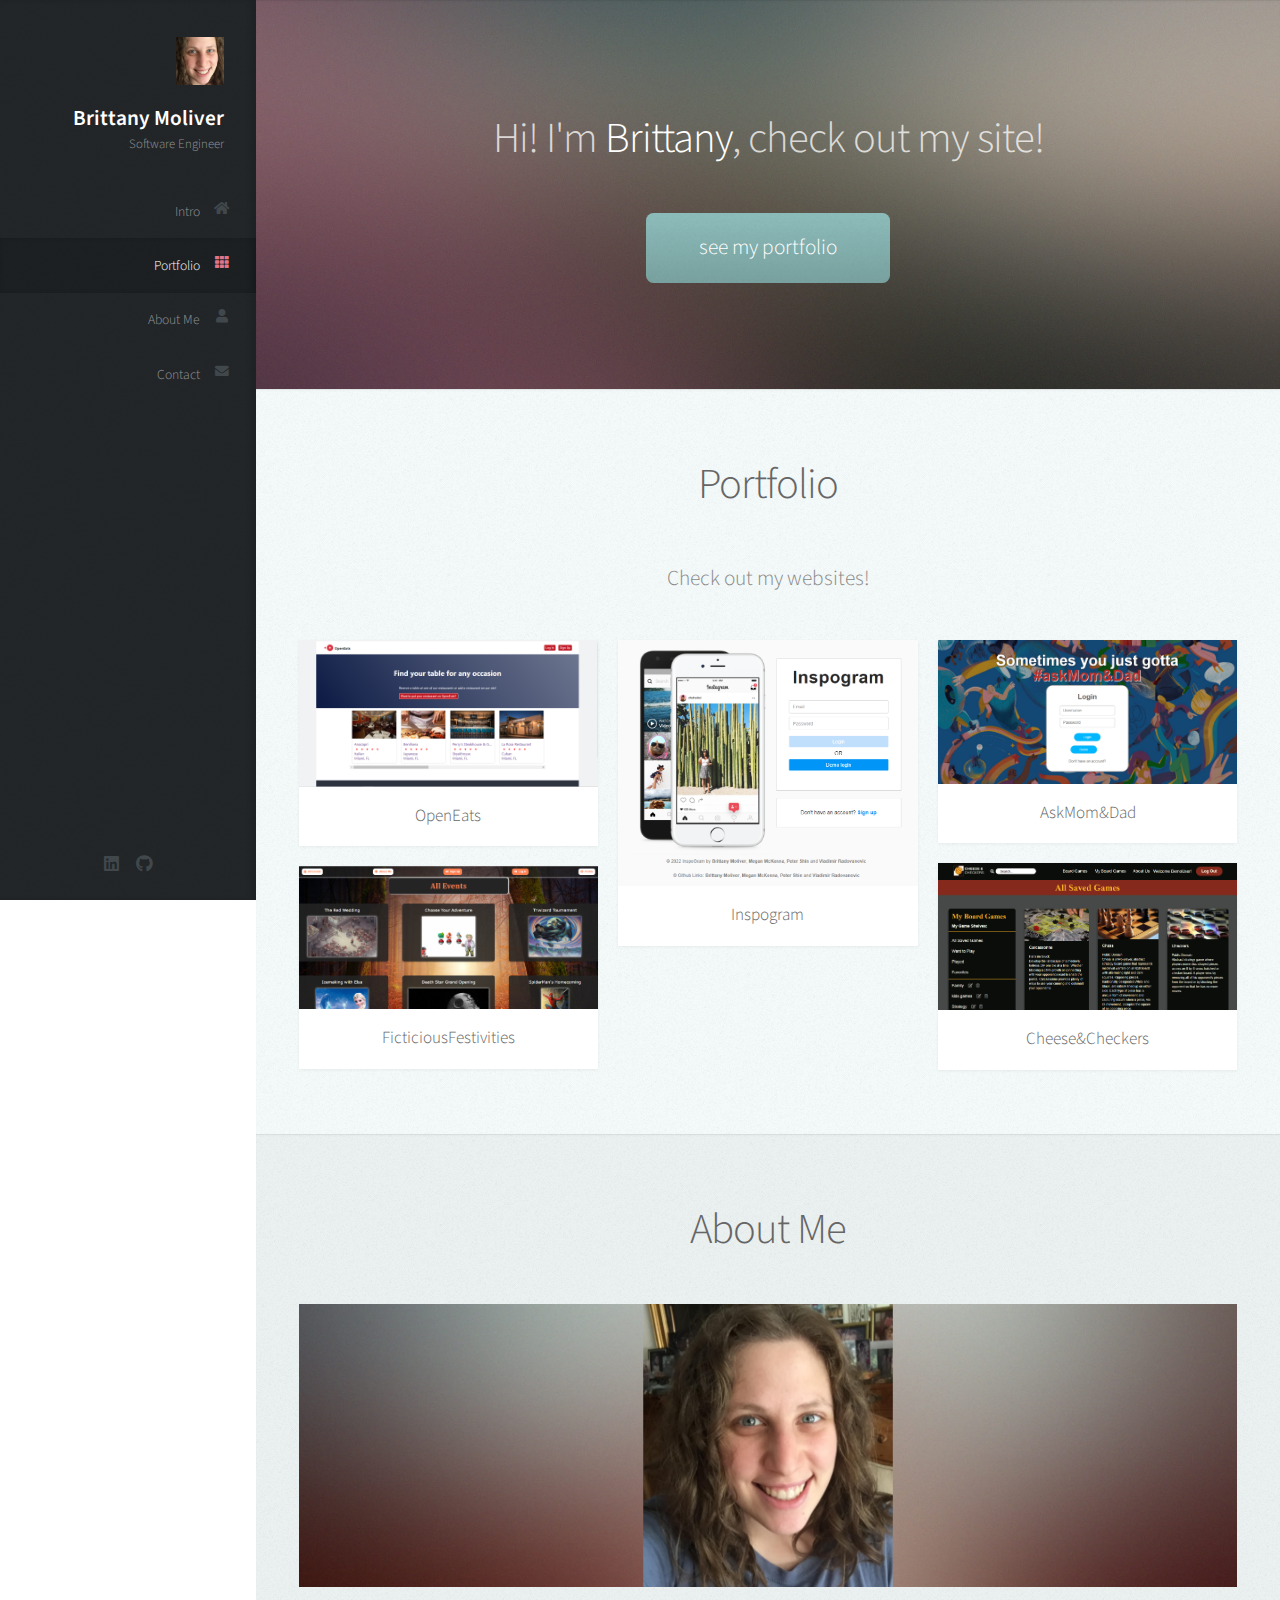
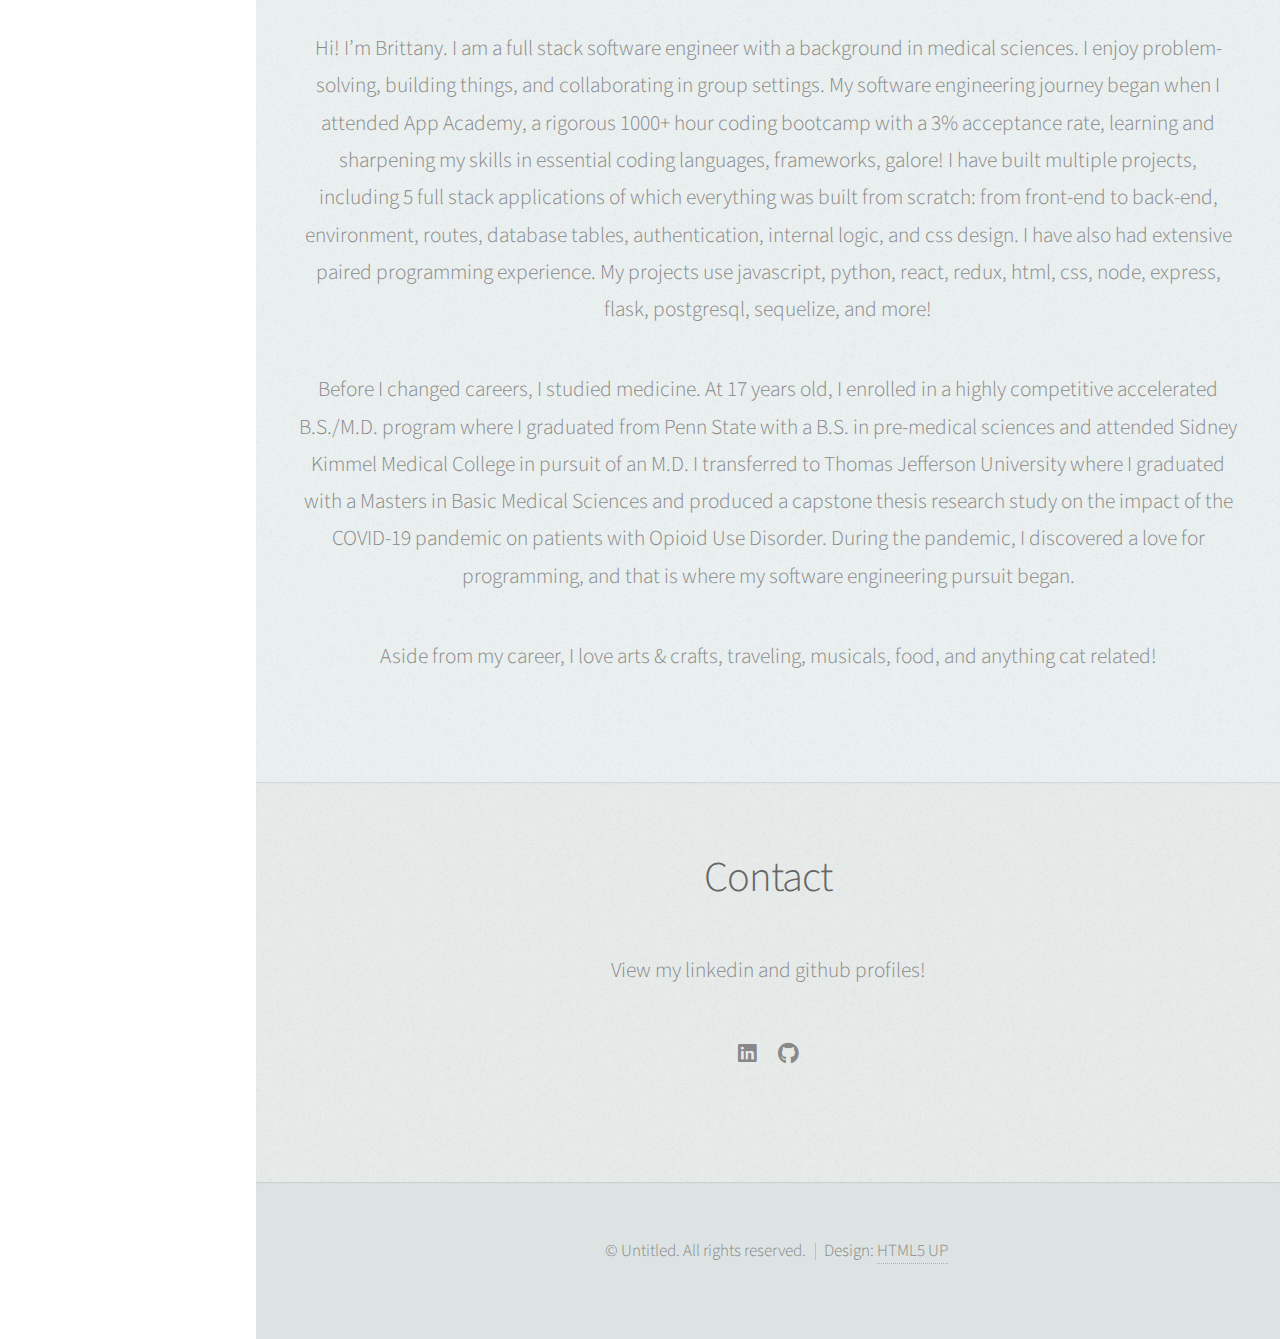
<file: index.html>
<!DOCTYPE HTML>
<!--
	Prologue by HTML5 UP
	html5up.net | @ajlkn
	Free for personal and commercial use under the CCA 3.0 license (html5up.net/license)
-->
<html>
	<head>
		<title>Prologue by HTML5 UP</title>
		<meta charset="utf-8" />
		<meta name="viewport" content="width=device-width, initial-scale=1, user-scalable=no" />
		<link rel="stylesheet" href="assets/css/main.css" />
	</head>
	<body class="is-preload">

		<!-- Header -->
			<div id="header">

				<div class="top">

					<!-- Logo -->
						<div id="logo">
							<span class="image avatar48"><img src="images/avatar_face.jpg" alt="" /></span>
							<h1 id="title">Brittany Moliver</h1>
							<p>Software Engineer</p>
						</div>

					<!-- Nav -->
						<nav id="nav">
							<ul>
								<li><a href="#top" id="top-link"><span class="icon solid fa-home">Intro</span></a></li>
								<li><a href="#portfolio" id="portfolio-link"><span class="icon solid fa-th">Portfolio</span></a></li>
								<li><a href="#about" id="about-link"><span class="icon solid fa-user">About Me</span></a></li>
								<li><a href="#contact" id="contact-link"><span class="icon solid fa-envelope">Contact</span></a></li>
							</ul>
						</nav>

				</div>

				<div class="bottom">

					<!-- Social Icons -->
						<ul class="icons">
							<li><a href="https://www.linkedin.com/in/brittany-moliver-5673521b2/" class="icon brands fa-linkedin"><span class="label">Linkedin</span></a></li>
							<li><a href="https://github.com/brittmol" class="icon brands fa-github"><span class="label">Github</span></a></li>
							<!-- <li><a href="#" class="icon brands fa-facebook"><span class="label">Facebook</span></a></li> -->
							<!-- <li><a href="#" class="icon solid fa-envelope"><span class="label">Email</span></a></li> -->
						</ul>

				</div>

			</div>

		<!-- Main -->
			<div id="main">

				<!-- Intro -->
					<section id="top" class="one dark cover">
						<div class="container">

							<header>
								<h2 class="alt">Hi! I'm <strong>Brittany</strong>, check out my site!</h2>
								<!-- <p>Ligula scelerisque justo sem accumsan diam quis<br />
								vitae natoque dictum sollicitudin elementum.</p> -->
							</header>

							<footer>
								<a href="#portfolio" class="button scrolly">see my portfolio</a>
							</footer>

						</div>
					</section>

				<!-- Portfolio -->
					<section id="portfolio" class="two">
						<div class="container">

							<header>
								<h2>Portfolio</h2>
							</header>

							<p>Check out my websites!</p>

							<div class="row">
								<div class="col-4 col-12-mobile">
									<article class="item">
										<a target="_blank" href="https://github.com/brittmol/OpenEats" class="image fit"><img src="images/openeats.PNG" alt="" /></a>
										<header>
											<h3>OpenEats</h3>
										</header>
									</article>
									<article class="item">
										<a target="_blank" href="https://github.com/brittmol/FicticiousFestivities" class="image fit"><img src="images/fictfest.PNG" alt="" /></a>
										<header>
											<h3>FicticiousFestivities</h3>
										</header>
									</article>
								</div>
								<div class="col-4 col-12-mobile">
									<article class="item">
										<a target="_blank" href="https://github.com/brittmol/InspoGram" class="image fit"><img src="images/inspogram_splash_long.png" alt="" /></a>
										<header>
											<h3>Inspogram</h3>
										</header>
									</article>
									<!-- <article class="item">
										<a href="#" class="image fit"><img src="images/askmd.PNG" alt="" /></a>
										<header>
											<h3>Natoque Vitae</h3>
										</header>
									</article> -->
								</div>
								<div class="col-4 col-12-mobile">
									<article class="item">
										<a target="_blank" href="https://github.com/brittmol/AskMomAndDad" class="image fit"><img src="images/askmd_splash.PNG" alt="" /></a>
										<header>
											<h3>AskMom&Dad</h3>
										</header>
									</article>
									<article class="item">
										<a target="_blank" href="https://github.com/brittmol/CheeseAndCheckers" class="image fit"><img src="images/cheesecheckersgames.PNG" alt="" /></a>
										<header>
											<h3>Cheese&Checkers</h3>
										</header>
									</article>
								</div>
							</div>

						</div>
					</section>

				<!-- About Me -->
					<section id="about" class="three">
						<div class="container">

							<header>
								<h2>About Me</h2>
							</header>

							<!-- <a href="#" class="image featured"><img src="images/wide_profile.png" alt="" /></a> -->
							<img src="images/wide_profile.png" alt="" class="image featured" />

							<p>Hi! I’m Brittany. I am a full stack software engineer with a background in medical sciences. I enjoy problem-solving, building things, and collaborating in group settings. My software engineering journey began when I attended App Academy, a rigorous 1000+ hour coding bootcamp with a 3% acceptance rate, learning and sharpening my skills in essential coding languages, frameworks, galore! I have built multiple projects, including 5 full stack applications of which everything was built from scratch: from front-end to back-end, environment, routes, database tables, authentication, internal logic, and css design. I have also had extensive paired programming experience. My projects use javascript, python, react, redux, html, css, node, express, flask, postgresql, sequelize, and more! </p>
							<p>Before I changed careers, I studied medicine. At 17 years old, I enrolled in a highly competitive accelerated B.S./M.D. program where I graduated from Penn State with a B.S. in pre-medical sciences and attended Sidney Kimmel Medical College in pursuit of an M.D. I transferred to Thomas Jefferson University where I graduated with a Masters in Basic Medical Sciences and produced a capstone thesis research study on the impact of the COVID-19 pandemic on patients with Opioid Use Disorder. During the pandemic, I discovered a love for programming, and that is where my software engineering pursuit began.</p>
							<p>Aside from my career, I love arts & crafts, traveling, musicals, food, and anything cat related!</p>

						</div>
					</section>

				<!-- Contact -->
					<section id="contact" class="four">
						<div class="container">

							<header>
								<h2>Contact</h2>
							</header>

							<p>View my linkedin and github profiles!</p>

							<ul class="icons">
								<li><a href="https://www.linkedin.com/in/brittany-moliver-5673521b2/" class="icon brands fa-linkedin"><span class="label">Linkedin</span></a></li>
								<li><a href="https://github.com/brittmol" class="icon brands fa-github"><span class="label">Github</span></a></li>
								<!-- <li><a href="#" class="icon brands fa-facebook"><span class="label">Facebook</span></a></li> -->
								<!-- <li><a href="#" class="icon solid fa-envelope"><span class="label">Email</span></a></li> -->
							</ul>

							<!-- <form method="post" action="#">
								<div class="row">
									<div class="col-6 col-12-mobile"><input type="text" name="name" placeholder="Name" /></div>
									<div class="col-6 col-12-mobile"><input type="text" name="email" placeholder="Email" /></div>
									<div class="col-12">
										<textarea name="message" placeholder="Message"></textarea>
									</div>
									<div class="col-12">
										<input type="submit" value="Send Message" />
									</div>
								</div>
							</form> -->

						</div>
					</section>

			</div>

		<!-- Footer -->
			<div id="footer">

				<!-- Copyright -->
					<ul class="copyright">
						<li>&copy; Untitled. All rights reserved.</li><li>Design: <a href="http://html5up.net/prologue">HTML5 UP</a></li>
					</ul>

			</div>

		<!-- Scripts -->
			<script src="assets/js/jquery.min.js"></script>
			<script src="assets/js/jquery.scrolly.min.js"></script>
			<script src="assets/js/jquery.scrollex.min.js"></script>
			<script src="assets/js/browser.min.js"></script>
			<script src="assets/js/breakpoints.min.js"></script>
			<script src="assets/js/util.js"></script>
			<script src="assets/js/main.js"></script>

	</body>
</html>
</file>
<file: assets/css/main.css>
@import url("fontawesome-all.min.css");
@import url("https://fonts.googleapis.com/css?family=Source+Sans+Pro:300,300italic,400,600");

/*
	Prologue by HTML5 UP
	html5up.net | @ajlkn
	Free for personal and commercial use under the CCA 3.0 license (html5up.net/license)
*/

html, body, div, span, applet, object,
iframe, h1, h2, h3, h4, h5, h6, p, blockquote,
pre, a, abbr, acronym, address, big, cite,
code, del, dfn, em, img, ins, kbd, q, s, samp,
small, strike, strong, sub, sup, tt, var, b,
u, i, center, dl, dt, dd, ol, ul, li, fieldset,
form, label, legend, table, caption, tbody,
tfoot, thead, tr, th, td, article, aside,
canvas, details, embed, figure, figcaption,
footer, header, hgroup, menu, nav, output, ruby,
section, summary, time, mark, audio, video {
	margin: 0;
	padding: 0;
	border: 0;
	font-size: 100%;
	font: inherit;
	vertical-align: baseline;}

article, aside, details, figcaption, figure,
footer, header, hgroup, menu, nav, section {
	display: block;}

body {
	line-height: 1;
}

ol, ul {
	list-style: none;
}

blockquote, q {
	quotes: none;
}

	blockquote:before, blockquote:after, q:before, q:after {
		content: '';
		content: none;
	}

table {
	border-collapse: collapse;
	border-spacing: 0;
}

body {
	-webkit-text-size-adjust: none;
}

mark {
	background-color: transparent;
	color: inherit;
}

input::-moz-focus-inner {
	border: 0;
	padding: 0;
}

input, select, textarea {
	-moz-appearance: none;
	-webkit-appearance: none;
	-ms-appearance: none;
	appearance: none;
}

/* Basic */

	html {
		box-sizing: border-box;
	}

	*, *:before, *:after {
		box-sizing: inherit;
	}

	body {
		background: #fff;
		font-family: 'Source Sans Pro', sans-serif;
		font-size: 19pt;
		font-weight: 300;
		line-height: 1.75em;
		color: #888;
	}

		body.is-preload *, body.is-preload *:before, body.is-preload *:after {
			-moz-animation: none !important;
			-webkit-animation: none !important;
			-ms-animation: none !important;
			animation: none !important;
			-moz-transition: none !important;
			-webkit-transition: none !important;
			-ms-transition: none !important;
			transition: none !important;
		}

	input, textarea, select {
		font-family: 'Source Sans Pro', sans-serif;
		font-size: 19pt;
		font-weight: 300;
		line-height: 1.75em;
		color: #888;
	}

	h1, h2, h3, h4, h5, h6 {
		font-weight: 300;
		color: #666;
		line-height: 1.5em;
	}

	h1 a, h2 a, h3 a, h4 a, h5 a, h6 a {
		color: inherit;
		text-decoration: none;
	}

		h1 a strong, h2 a strong, h3 a strong, h4 a strong, h5 a strong, h6 a strong {
			color: #333;
		}

	h2 {
		font-size: 2em;
		letter-spacing: -1px;
	}

		h2.alt {
			color: #888;
		}

			h2.alt strong {
				color: #666;
			}

	h3 {
		font-size: 1.5em;
	}

	header {
		margin: 0 0 2em 0;
	}

		header > p {
			margin: 1em 0 0 0;
		}

	footer {
		margin: 2em 0 0 0;
	}

	strong, b {
		font-weight: 300;
		color: #666;
	}

	em, i {
		font-style: italic;
	}

	a {
		text-decoration: none;
		color: inherit;
		border-bottom: dotted 1px rgba(128, 128, 128, 0.5);
		-moz-transition: color 0.35s ease-in-out, border-bottom-color 0.35s ease-in-out;
		-webkit-transition: color 0.35s ease-in-out, border-bottom-color 0.35s ease-in-out;
		-ms-transition: color 0.35s ease-in-out, border-bottom-color 0.35s ease-in-out;
		transition: color 0.35s ease-in-out, border-bottom-color 0.35s ease-in-out;
		outline: 0;
	}

		a:hover {
			color: #E27689;
			border-bottom-color: rgba(255, 255, 255, 0);
		}

	sub {
		position: relative;
		top: 0.5em;
		font-size: 0.8em;
	}

	sup {
		position: relative;
		top: -0.5em;
		font-size: 0.8em;
	}

	hr {
		border: 0;
		border-top: solid 1px #ddd;
	}

	blockquote {
		border-left: solid 0.5em #ddd;
		padding: 1em 0 1em 2em;
		font-style: italic;
	}

	p, ul, ol, dl, table {
		margin-bottom: 2em;
	}

	br.clear {
		clear: both;
	}

/* Container */

	.container {
		margin: 0 auto;
		max-width: 100%;
		width: 1400px;
	}

		@media screen and (min-width: 961px) and (max-width: 1880px) {

			.container {
				width: 1200px;
			}

		}

		@media screen and (min-width: 961px) and (max-width: 1620px) {

			.container {
				width: 960px;
			}

		}

		@media screen and (min-width: 961px) and (max-width: 1320px) {

			.container {
				width: 100%;
			}

		}

		@media screen and (max-width: 960px) {

			.container {
				width: 100%;
			}

		}

		@media screen and (max-width: 736px) {

			.container {
				width: 100%;
			}

		}

/* Row */

	.row {
		display: flex;
		flex-wrap: wrap;
		box-sizing: border-box;
		align-items: stretch;
	}

		.row > * {
			box-sizing: border-box;
		}

		.row.gtr-uniform > * > :last-child {
			margin-bottom: 0;
		}

		.row.aln-left {
			justify-content: flex-start;
		}

		.row.aln-center {
			justify-content: center;
		}

		.row.aln-right {
			justify-content: flex-end;
		}

		.row.aln-top {
			align-items: flex-start;
		}

		.row.aln-middle {
			align-items: center;
		}

		.row.aln-bottom {
			align-items: flex-end;
		}

		.row > .imp {
			order: -1;
		}

		.row > .col-1 {
			width: 8.33333%;
		}

		.row > .off-1 {
			margin-left: 8.33333%;
		}

		.row > .col-2 {
			width: 16.66667%;
		}

		.row > .off-2 {
			margin-left: 16.66667%;
		}

		.row > .col-3 {
			width: 25%;
		}

		.row > .off-3 {
			margin-left: 25%;
		}

		.row > .col-4 {
			width: 33.33333%;
		}

		.row > .off-4 {
			margin-left: 33.33333%;
		}

		.row > .col-5 {
			width: 41.66667%;
		}

		.row > .off-5 {
			margin-left: 41.66667%;
		}

		.row > .col-6 {
			width: 50%;
		}

		.row > .off-6 {
			margin-left: 50%;
		}

		.row > .col-7 {
			width: 58.33333%;
		}

		.row > .off-7 {
			margin-left: 58.33333%;
		}

		.row > .col-8 {
			width: 66.66667%;
		}

		.row > .off-8 {
			margin-left: 66.66667%;
		}

		.row > .col-9 {
			width: 75%;
		}

		.row > .off-9 {
			margin-left: 75%;
		}

		.row > .col-10 {
			width: 83.33333%;
		}

		.row > .off-10 {
			margin-left: 83.33333%;
		}

		.row > .col-11 {
			width: 91.66667%;
		}

		.row > .off-11 {
			margin-left: 91.66667%;
		}

		.row > .col-12 {
			width: 100%;
		}

		.row > .off-12 {
			margin-left: 100%;
		}

		.row.gtr-0 {
			margin-top: 0px;
			margin-left: 0px;
		}

			.row.gtr-0 > * {
				padding: 0px 0 0 0px;
			}

			.row.gtr-0.gtr-uniform {
				margin-top: 0px;
			}

				.row.gtr-0.gtr-uniform > * {
					padding-top: 0px;
				}

		.row.gtr-25 {
			margin-top: -10px;
			margin-left: -10px;
		}

			.row.gtr-25 > * {
				padding: 10px 0 0 10px;
			}

			.row.gtr-25.gtr-uniform {
				margin-top: -10px;
			}

				.row.gtr-25.gtr-uniform > * {
					padding-top: 10px;
				}

		.row.gtr-50 {
			margin-top: -20px;
			margin-left: -20px;
		}

			.row.gtr-50 > * {
				padding: 20px 0 0 20px;
			}

			.row.gtr-50.gtr-uniform {
				margin-top: -20px;
			}

				.row.gtr-50.gtr-uniform > * {
					padding-top: 20px;
				}

		.row {
			margin-top: -40px;
			margin-left: -40px;
		}

			.row > * {
				padding: 40px 0 0 40px;
			}

			.row.gtr-uniform {
				margin-top: -40px;
			}

				.row.gtr-uniform > * {
					padding-top: 40px;
				}

		.row.gtr-150 {
			margin-top: -60px;
			margin-left: -60px;
		}

			.row.gtr-150 > * {
				padding: 60px 0 0 60px;
			}

			.row.gtr-150.gtr-uniform {
				margin-top: -60px;
			}

				.row.gtr-150.gtr-uniform > * {
					padding-top: 60px;
				}

		.row.gtr-200 {
			margin-top: -80px;
			margin-left: -80px;
		}

			.row.gtr-200 > * {
				padding: 80px 0 0 80px;
			}

			.row.gtr-200.gtr-uniform {
				margin-top: -80px;
			}

				.row.gtr-200.gtr-uniform > * {
					padding-top: 80px;
				}

		@media screen and (min-width: 961px) and (max-width: 1880px) {

			.row {
				display: flex;
				flex-wrap: wrap;
				box-sizing: border-box;
				align-items: stretch;
			}

				.row > * {
					box-sizing: border-box;
				}

				.row.gtr-uniform > * > :last-child {
					margin-bottom: 0;
				}

				.row.aln-left {
					justify-content: flex-start;
				}

				.row.aln-center {
					justify-content: center;
				}

				.row.aln-right {
					justify-content: flex-end;
				}

				.row.aln-top {
					align-items: flex-start;
				}

				.row.aln-middle {
					align-items: center;
				}

				.row.aln-bottom {
					align-items: flex-end;
				}

				.row > .imp-wide {
					order: -1;
				}

				.row > .col-1-wide {
					width: 8.33333%;
				}

				.row > .off-1-wide {
					margin-left: 8.33333%;
				}

				.row > .col-2-wide {
					width: 16.66667%;
				}

				.row > .off-2-wide {
					margin-left: 16.66667%;
				}

				.row > .col-3-wide {
					width: 25%;
				}

				.row > .off-3-wide {
					margin-left: 25%;
				}

				.row > .col-4-wide {
					width: 33.33333%;
				}

				.row > .off-4-wide {
					margin-left: 33.33333%;
				}

				.row > .col-5-wide {
					width: 41.66667%;
				}

				.row > .off-5-wide {
					margin-left: 41.66667%;
				}

				.row > .col-6-wide {
					width: 50%;
				}

				.row > .off-6-wide {
					margin-left: 50%;
				}

				.row > .col-7-wide {
					width: 58.33333%;
				}

				.row > .off-7-wide {
					margin-left: 58.33333%;
				}

				.row > .col-8-wide {
					width: 66.66667%;
				}

				.row > .off-8-wide {
					margin-left: 66.66667%;
				}

				.row > .col-9-wide {
					width: 75%;
				}

				.row > .off-9-wide {
					margin-left: 75%;
				}

				.row > .col-10-wide {
					width: 83.33333%;
				}

				.row > .off-10-wide {
					margin-left: 83.33333%;
				}

				.row > .col-11-wide {
					width: 91.66667%;
				}

				.row > .off-11-wide {
					margin-left: 91.66667%;
				}

				.row > .col-12-wide {
					width: 100%;
				}

				.row > .off-12-wide {
					margin-left: 100%;
				}

				.row.gtr-0 {
					margin-top: 0px;
					margin-left: 0px;
				}

					.row.gtr-0 > * {
						padding: 0px 0 0 0px;
					}

					.row.gtr-0.gtr-uniform {
						margin-top: 0px;
					}

						.row.gtr-0.gtr-uniform > * {
							padding-top: 0px;
						}

				.row.gtr-25 {
					margin-top: -10px;
					margin-left: -10px;
				}

					.row.gtr-25 > * {
						padding: 10px 0 0 10px;
					}

					.row.gtr-25.gtr-uniform {
						margin-top: -10px;
					}

						.row.gtr-25.gtr-uniform > * {
							padding-top: 10px;
						}

				.row.gtr-50 {
					margin-top: -20px;
					margin-left: -20px;
				}

					.row.gtr-50 > * {
						padding: 20px 0 0 20px;
					}

					.row.gtr-50.gtr-uniform {
						margin-top: -20px;
					}

						.row.gtr-50.gtr-uniform > * {
							padding-top: 20px;
						}

				.row {
					margin-top: -40px;
					margin-left: -40px;
				}

					.row > * {
						padding: 40px 0 0 40px;
					}

					.row.gtr-uniform {
						margin-top: -40px;
					}

						.row.gtr-uniform > * {
							padding-top: 40px;
						}

				.row.gtr-150 {
					margin-top: -60px;
					margin-left: -60px;
				}

					.row.gtr-150 > * {
						padding: 60px 0 0 60px;
					}

					.row.gtr-150.gtr-uniform {
						margin-top: -60px;
					}

						.row.gtr-150.gtr-uniform > * {
							padding-top: 60px;
						}

				.row.gtr-200 {
					margin-top: -80px;
					margin-left: -80px;
				}

					.row.gtr-200 > * {
						padding: 80px 0 0 80px;
					}

					.row.gtr-200.gtr-uniform {
						margin-top: -80px;
					}

						.row.gtr-200.gtr-uniform > * {
							padding-top: 80px;
						}

		}

		@media screen and (min-width: 961px) and (max-width: 1620px) {

			.row {
				display: flex;
				flex-wrap: wrap;
				box-sizing: border-box;
				align-items: stretch;
			}

				.row > * {
					box-sizing: border-box;
				}

				.row.gtr-uniform > * > :last-child {
					margin-bottom: 0;
				}

				.row.aln-left {
					justify-content: flex-start;
				}

				.row.aln-center {
					justify-content: center;
				}

				.row.aln-right {
					justify-content: flex-end;
				}

				.row.aln-top {
					align-items: flex-start;
				}

				.row.aln-middle {
					align-items: center;
				}

				.row.aln-bottom {
					align-items: flex-end;
				}

				.row > .imp-normal {
					order: -1;
				}

				.row > .col-1-normal {
					width: 8.33333%;
				}

				.row > .off-1-normal {
					margin-left: 8.33333%;
				}

				.row > .col-2-normal {
					width: 16.66667%;
				}

				.row > .off-2-normal {
					margin-left: 16.66667%;
				}

				.row > .col-3-normal {
					width: 25%;
				}

				.row > .off-3-normal {
					margin-left: 25%;
				}

				.row > .col-4-normal {
					width: 33.33333%;
				}

				.row > .off-4-normal {
					margin-left: 33.33333%;
				}

				.row > .col-5-normal {
					width: 41.66667%;
				}

				.row > .off-5-normal {
					margin-left: 41.66667%;
				}

				.row > .col-6-normal {
					width: 50%;
				}

				.row > .off-6-normal {
					margin-left: 50%;
				}

				.row > .col-7-normal {
					width: 58.33333%;
				}

				.row > .off-7-normal {
					margin-left: 58.33333%;
				}

				.row > .col-8-normal {
					width: 66.66667%;
				}

				.row > .off-8-normal {
					margin-left: 66.66667%;
				}

				.row > .col-9-normal {
					width: 75%;
				}

				.row > .off-9-normal {
					margin-left: 75%;
				}

				.row > .col-10-normal {
					width: 83.33333%;
				}

				.row > .off-10-normal {
					margin-left: 83.33333%;
				}

				.row > .col-11-normal {
					width: 91.66667%;
				}

				.row > .off-11-normal {
					margin-left: 91.66667%;
				}

				.row > .col-12-normal {
					width: 100%;
				}

				.row > .off-12-normal {
					margin-left: 100%;
				}

				.row.gtr-0 {
					margin-top: 0px;
					margin-left: 0px;
				}

					.row.gtr-0 > * {
						padding: 0px 0 0 0px;
					}

					.row.gtr-0.gtr-uniform {
						margin-top: 0px;
					}

						.row.gtr-0.gtr-uniform > * {
							padding-top: 0px;
						}

				.row.gtr-25 {
					margin-top: -10px;
					margin-left: -10px;
				}

					.row.gtr-25 > * {
						padding: 10px 0 0 10px;
					}

					.row.gtr-25.gtr-uniform {
						margin-top: -10px;
					}

						.row.gtr-25.gtr-uniform > * {
							padding-top: 10px;
						}

				.row.gtr-50 {
					margin-top: -20px;
					margin-left: -20px;
				}

					.row.gtr-50 > * {
						padding: 20px 0 0 20px;
					}

					.row.gtr-50.gtr-uniform {
						margin-top: -20px;
					}

						.row.gtr-50.gtr-uniform > * {
							padding-top: 20px;
						}

				.row {
					margin-top: -40px;
					margin-left: -40px;
				}

					.row > * {
						padding: 40px 0 0 40px;
					}

					.row.gtr-uniform {
						margin-top: -40px;
					}

						.row.gtr-uniform > * {
							padding-top: 40px;
						}

				.row.gtr-150 {
					margin-top: -60px;
					margin-left: -60px;
				}

					.row.gtr-150 > * {
						padding: 60px 0 0 60px;
					}

					.row.gtr-150.gtr-uniform {
						margin-top: -60px;
					}

						.row.gtr-150.gtr-uniform > * {
							padding-top: 60px;
						}

				.row.gtr-200 {
					margin-top: -80px;
					margin-left: -80px;
				}

					.row.gtr-200 > * {
						padding: 80px 0 0 80px;
					}

					.row.gtr-200.gtr-uniform {
						margin-top: -80px;
					}

						.row.gtr-200.gtr-uniform > * {
							padding-top: 80px;
						}

		}

		@media screen and (min-width: 961px) and (max-width: 1320px) {

			.row {
				display: flex;
				flex-wrap: wrap;
				box-sizing: border-box;
				align-items: stretch;
			}

				.row > * {
					box-sizing: border-box;
				}

				.row.gtr-uniform > * > :last-child {
					margin-bottom: 0;
				}

				.row.aln-left {
					justify-content: flex-start;
				}

				.row.aln-center {
					justify-content: center;
				}

				.row.aln-right {
					justify-content: flex-end;
				}

				.row.aln-top {
					align-items: flex-start;
				}

				.row.aln-middle {
					align-items: center;
				}

				.row.aln-bottom {
					align-items: flex-end;
				}

				.row > .imp-narrow {
					order: -1;
				}

				.row > .col-1-narrow {
					width: 8.33333%;
				}

				.row > .off-1-narrow {
					margin-left: 8.33333%;
				}

				.row > .col-2-narrow {
					width: 16.66667%;
				}

				.row > .off-2-narrow {
					margin-left: 16.66667%;
				}

				.row > .col-3-narrow {
					width: 25%;
				}

				.row > .off-3-narrow {
					margin-left: 25%;
				}

				.row > .col-4-narrow {
					width: 33.33333%;
				}

				.row > .off-4-narrow {
					margin-left: 33.33333%;
				}

				.row > .col-5-narrow {
					width: 41.66667%;
				}

				.row > .off-5-narrow {
					margin-left: 41.66667%;
				}

				.row > .col-6-narrow {
					width: 50%;
				}

				.row > .off-6-narrow {
					margin-left: 50%;
				}

				.row > .col-7-narrow {
					width: 58.33333%;
				}

				.row > .off-7-narrow {
					margin-left: 58.33333%;
				}

				.row > .col-8-narrow {
					width: 66.66667%;
				}

				.row > .off-8-narrow {
					margin-left: 66.66667%;
				}

				.row > .col-9-narrow {
					width: 75%;
				}

				.row > .off-9-narrow {
					margin-left: 75%;
				}

				.row > .col-10-narrow {
					width: 83.33333%;
				}

				.row > .off-10-narrow {
					margin-left: 83.33333%;
				}

				.row > .col-11-narrow {
					width: 91.66667%;
				}

				.row > .off-11-narrow {
					margin-left: 91.66667%;
				}

				.row > .col-12-narrow {
					width: 100%;
				}

				.row > .off-12-narrow {
					margin-left: 100%;
				}

				.row.gtr-0 {
					margin-top: 0px;
					margin-left: 0px;
				}

					.row.gtr-0 > * {
						padding: 0px 0 0 0px;
					}

					.row.gtr-0.gtr-uniform {
						margin-top: 0px;
					}

						.row.gtr-0.gtr-uniform > * {
							padding-top: 0px;
						}

				.row.gtr-25 {
					margin-top: -5px;
					margin-left: -5px;
				}

					.row.gtr-25 > * {
						padding: 5px 0 0 5px;
					}

					.row.gtr-25.gtr-uniform {
						margin-top: -5px;
					}

						.row.gtr-25.gtr-uniform > * {
							padding-top: 5px;
						}

				.row.gtr-50 {
					margin-top: -10px;
					margin-left: -10px;
				}

					.row.gtr-50 > * {
						padding: 10px 0 0 10px;
					}

					.row.gtr-50.gtr-uniform {
						margin-top: -10px;
					}

						.row.gtr-50.gtr-uniform > * {
							padding-top: 10px;
						}

				.row {
					margin-top: -20px;
					margin-left: -20px;
				}

					.row > * {
						padding: 20px 0 0 20px;
					}

					.row.gtr-uniform {
						margin-top: -20px;
					}

						.row.gtr-uniform > * {
							padding-top: 20px;
						}

				.row.gtr-150 {
					margin-top: -30px;
					margin-left: -30px;
				}

					.row.gtr-150 > * {
						padding: 30px 0 0 30px;
					}

					.row.gtr-150.gtr-uniform {
						margin-top: -30px;
					}

						.row.gtr-150.gtr-uniform > * {
							padding-top: 30px;
						}

				.row.gtr-200 {
					margin-top: -40px;
					margin-left: -40px;
				}

					.row.gtr-200 > * {
						padding: 40px 0 0 40px;
					}

					.row.gtr-200.gtr-uniform {
						margin-top: -40px;
					}

						.row.gtr-200.gtr-uniform > * {
							padding-top: 40px;
						}

		}

		@media screen and (max-width: 960px) {

			.row {
				display: flex;
				flex-wrap: wrap;
				box-sizing: border-box;
				align-items: stretch;
			}

				.row > * {
					box-sizing: border-box;
				}

				.row.gtr-uniform > * > :last-child {
					margin-bottom: 0;
				}

				.row.aln-left {
					justify-content: flex-start;
				}

				.row.aln-center {
					justify-content: center;
				}

				.row.aln-right {
					justify-content: flex-end;
				}

				.row.aln-top {
					align-items: flex-start;
				}

				.row.aln-middle {
					align-items: center;
				}

				.row.aln-bottom {
					align-items: flex-end;
				}

				.row > .imp-narrower {
					order: -1;
				}

				.row > .col-1-narrower {
					width: 8.33333%;
				}

				.row > .off-1-narrower {
					margin-left: 8.33333%;
				}

				.row > .col-2-narrower {
					width: 16.66667%;
				}

				.row > .off-2-narrower {
					margin-left: 16.66667%;
				}

				.row > .col-3-narrower {
					width: 25%;
				}

				.row > .off-3-narrower {
					margin-left: 25%;
				}

				.row > .col-4-narrower {
					width: 33.33333%;
				}

				.row > .off-4-narrower {
					margin-left: 33.33333%;
				}

				.row > .col-5-narrower {
					width: 41.66667%;
				}

				.row > .off-5-narrower {
					margin-left: 41.66667%;
				}

				.row > .col-6-narrower {
					width: 50%;
				}

				.row > .off-6-narrower {
					margin-left: 50%;
				}

				.row > .col-7-narrower {
					width: 58.33333%;
				}

				.row > .off-7-narrower {
					margin-left: 58.33333%;
				}

				.row > .col-8-narrower {
					width: 66.66667%;
				}

				.row > .off-8-narrower {
					margin-left: 66.66667%;
				}

				.row > .col-9-narrower {
					width: 75%;
				}

				.row > .off-9-narrower {
					margin-left: 75%;
				}

				.row > .col-10-narrower {
					width: 83.33333%;
				}

				.row > .off-10-narrower {
					margin-left: 83.33333%;
				}

				.row > .col-11-narrower {
					width: 91.66667%;
				}

				.row > .off-11-narrower {
					margin-left: 91.66667%;
				}

				.row > .col-12-narrower {
					width: 100%;
				}

				.row > .off-12-narrower {
					margin-left: 100%;
				}

				.row.gtr-0 {
					margin-top: 0px;
					margin-left: 0px;
				}

					.row.gtr-0 > * {
						padding: 0px 0 0 0px;
					}

					.row.gtr-0.gtr-uniform {
						margin-top: 0px;
					}

						.row.gtr-0.gtr-uniform > * {
							padding-top: 0px;
						}

				.row.gtr-25 {
					margin-top: -5px;
					margin-left: -5px;
				}

					.row.gtr-25 > * {
						padding: 5px 0 0 5px;
					}

					.row.gtr-25.gtr-uniform {
						margin-top: -5px;
					}

						.row.gtr-25.gtr-uniform > * {
							padding-top: 5px;
						}

				.row.gtr-50 {
					margin-top: -10px;
					margin-left: -10px;
				}

					.row.gtr-50 > * {
						padding: 10px 0 0 10px;
					}

					.row.gtr-50.gtr-uniform {
						margin-top: -10px;
					}

						.row.gtr-50.gtr-uniform > * {
							padding-top: 10px;
						}

				.row {
					margin-top: -20px;
					margin-left: -20px;
				}

					.row > * {
						padding: 20px 0 0 20px;
					}

					.row.gtr-uniform {
						margin-top: -20px;
					}

						.row.gtr-uniform > * {
							padding-top: 20px;
						}

				.row.gtr-150 {
					margin-top: -30px;
					margin-left: -30px;
				}

					.row.gtr-150 > * {
						padding: 30px 0 0 30px;
					}

					.row.gtr-150.gtr-uniform {
						margin-top: -30px;
					}

						.row.gtr-150.gtr-uniform > * {
							padding-top: 30px;
						}

				.row.gtr-200 {
					margin-top: -40px;
					margin-left: -40px;
				}

					.row.gtr-200 > * {
						padding: 40px 0 0 40px;
					}

					.row.gtr-200.gtr-uniform {
						margin-top: -40px;
					}

						.row.gtr-200.gtr-uniform > * {
							padding-top: 40px;
						}

		}

		@media screen and (max-width: 736px) {

			.row {
				display: flex;
				flex-wrap: wrap;
				box-sizing: border-box;
				align-items: stretch;
			}

				.row > * {
					box-sizing: border-box;
				}

				.row.gtr-uniform > * > :last-child {
					margin-bottom: 0;
				}

				.row.aln-left {
					justify-content: flex-start;
				}

				.row.aln-center {
					justify-content: center;
				}

				.row.aln-right {
					justify-content: flex-end;
				}

				.row.aln-top {
					align-items: flex-start;
				}

				.row.aln-middle {
					align-items: center;
				}

				.row.aln-bottom {
					align-items: flex-end;
				}

				.row > .imp-mobile {
					order: -1;
				}

				.row > .col-1-mobile {
					width: 8.33333%;
				}

				.row > .off-1-mobile {
					margin-left: 8.33333%;
				}

				.row > .col-2-mobile {
					width: 16.66667%;
				}

				.row > .off-2-mobile {
					margin-left: 16.66667%;
				}

				.row > .col-3-mobile {
					width: 25%;
				}

				.row > .off-3-mobile {
					margin-left: 25%;
				}

				.row > .col-4-mobile {
					width: 33.33333%;
				}

				.row > .off-4-mobile {
					margin-left: 33.33333%;
				}

				.row > .col-5-mobile {
					width: 41.66667%;
				}

				.row > .off-5-mobile {
					margin-left: 41.66667%;
				}

				.row > .col-6-mobile {
					width: 50%;
				}

				.row > .off-6-mobile {
					margin-left: 50%;
				}

				.row > .col-7-mobile {
					width: 58.33333%;
				}

				.row > .off-7-mobile {
					margin-left: 58.33333%;
				}

				.row > .col-8-mobile {
					width: 66.66667%;
				}

				.row > .off-8-mobile {
					margin-left: 66.66667%;
				}

				.row > .col-9-mobile {
					width: 75%;
				}

				.row > .off-9-mobile {
					margin-left: 75%;
				}

				.row > .col-10-mobile {
					width: 83.33333%;
				}

				.row > .off-10-mobile {
					margin-left: 83.33333%;
				}

				.row > .col-11-mobile {
					width: 91.66667%;
				}

				.row > .off-11-mobile {
					margin-left: 91.66667%;
				}

				.row > .col-12-mobile {
					width: 100%;
				}

				.row > .off-12-mobile {
					margin-left: 100%;
				}

				.row.gtr-0 {
					margin-top: 0px;
					margin-left: 0px;
				}

					.row.gtr-0 > * {
						padding: 0px 0 0 0px;
					}

					.row.gtr-0.gtr-uniform {
						margin-top: 0px;
					}

						.row.gtr-0.gtr-uniform > * {
							padding-top: 0px;
						}

				.row.gtr-25 {
					margin-top: -5px;
					margin-left: -5px;
				}

					.row.gtr-25 > * {
						padding: 5px 0 0 5px;
					}

					.row.gtr-25.gtr-uniform {
						margin-top: -5px;
					}

						.row.gtr-25.gtr-uniform > * {
							padding-top: 5px;
						}

				.row.gtr-50 {
					margin-top: -10px;
					margin-left: -10px;
				}

					.row.gtr-50 > * {
						padding: 10px 0 0 10px;
					}

					.row.gtr-50.gtr-uniform {
						margin-top: -10px;
					}

						.row.gtr-50.gtr-uniform > * {
							padding-top: 10px;
						}

				.row {
					margin-top: -20px;
					margin-left: -20px;
				}

					.row > * {
						padding: 20px 0 0 20px;
					}

					.row.gtr-uniform {
						margin-top: -20px;
					}

						.row.gtr-uniform > * {
							padding-top: 20px;
						}

				.row.gtr-150 {
					margin-top: -30px;
					margin-left: -30px;
				}

					.row.gtr-150 > * {
						padding: 30px 0 0 30px;
					}

					.row.gtr-150.gtr-uniform {
						margin-top: -30px;
					}

						.row.gtr-150.gtr-uniform > * {
							padding-top: 30px;
						}

				.row.gtr-200 {
					margin-top: -40px;
					margin-left: -40px;
				}

					.row.gtr-200 > * {
						padding: 40px 0 0 40px;
					}

					.row.gtr-200.gtr-uniform {
						margin-top: -40px;
					}

						.row.gtr-200.gtr-uniform > * {
							padding-top: 40px;
						}

		}

/* Sections/Article */

	section, article {
		margin-bottom: 3em;
	}

		section > :last-child,
		section > .container, section:last-child, article > :last-child,
		article > .container, article:last-child {
			margin-bottom: 0;
		}

		.row > section, .row > article {
			margin-bottom: 0;
		}

/* Image */

	.image {
		display: inline-block;
		border: 0;
	}

		.image img {
			display: block;
			width: 100%;
		}

		.image.avatar48 {
			width: 48px;
			height: 48px;
			background: #f00;
		}

			.image.avatar48 img {
				width: 48px;
				height: 48px;
			}

		.image.fit {
			display: block;
			width: 100%;
		}

		.image.featured {
			display: block;
			width: 100%;
			margin: 0 0 2em 0;
		}

		.image.left {
			float: left;
			margin: 0 2em 2em 0;
		}

		.image.centered {
			display: block;
			margin: 0 0 2em 0;
		}

			.image.centered img {
				margin: 0 auto;
				width: auto;
			}

/* List */

	ul {
		list-style: disc;
		padding-left: 1em;
	}

		ul li {
			padding-left: 0.5em;
		}

	ol {
		list-style: decimal;
		padding-left: 1.25em;
	}

		ol li {
			padding-left: 0.25em;
		}

/* Icons */

	ul.icons {
		cursor: default;
		list-style: none;
		padding-left: 0;
	}

		ul.icons li {
			display: inline-block;
			padding-left: 0;
		}

		ul.icons a {
			display: inline-block;
			width: 2em;
			height: 2em;
			line-height: 2em;
			text-align: center;
			border: 0;
		}

/* Form */

	form label {
		display: block;
		text-align: left;
		margin-bottom: 0.5em;
	}

	form input[type="text"],
	form input[type="email"],
	form input[type="password"],
	form select,
	form textarea {
		position: relative;
		-webkit-appearance: none;
		display: block;
		border: 0;
		outline: 0;
		background: #fff;
		background: rgba(255, 255, 255, 0.75);
		width: 100%;
		border-radius: 0.35em;
		padding: 0.75em 1em 0.75em 1em;
		box-shadow: inset 0 0.1em 0.1em 0 rgba(0, 0, 0, 0.05);
		border: solid 1px rgba(0, 0, 0, 0.15);
		-moz-transition: all 0.35s ease-in-out;
		-webkit-transition: all 0.35s ease-in-out;
		-ms-transition: all 0.35s ease-in-out;
		transition: all 0.35s ease-in-out;
	}

		form input[type="text"]:focus,
		form input[type="email"]:focus,
		form input[type="password"]:focus,
		form select:focus,
		form textarea:focus {
			box-shadow: 0 0 2px 1px #8ebebc;
			background: #fff;
		}

	form input[type="text"],
	form input[type="email"],
	form input[type="password"],
	form select {
		line-height: 1.25em;
	}

	form textarea {
		min-height: 14em;
	}

	form ::-webkit-input-placeholder {
		color: #555 !important;
	}

	form :-moz-placeholder {
		color: #555 !important;
	}

	form ::-moz-placeholder {
		color: #555 !important;
	}

	form :-ms-input-placeholder {
		color: #555 !important;
	}

	form ::-moz-focus-inner {
		border: 0;
	}

/* Table */

	table {
		width: 100%;
		text-align: left;
	}

		table tbody tr:nth-child(2n+2) {
			background: #f4f4f4;
		}

		table td {
			padding: 0.5em 1em 0.5em 1em;
		}

		table th {
			text-align: left;
			padding: 0.5em 1em 0.5em 1em;
			color: #fff;
			background: #222729 url("images/overlay.png");
		}

		table thead {
			background: #444;
			color: #fff;
		}

		table tfoot {
			background: #eee;
		}

/* Button */

	input[type="button"],
	input[type="submit"],
	input[type="reset"],
	button,
	.button {
		position: relative;
		display: inline-block;
		border-radius: 0.35em;
		color: #fff !important;
		text-decoration: none;
		padding: 0.75em 2.5em 0.75em 2.5em;
		background-color: #8ebebc;
		border: 0;
		cursor: pointer;
		background-image: -moz-linear-gradient(top, rgba(0, 0, 0, 0), rgba(0, 0, 0, 0.15)), url("images/overlay.png");
		background-image: -webkit-linear-gradient(top, rgba(0, 0, 0, 0), rgba(0, 0, 0, 0.15)), url("images/overlay.png");
		background-image: -ms-linear-gradient(top, rgba(0, 0, 0, 0), rgba(0, 0, 0, 0.15)), url("images/overlay.png");
		background-image: linear-gradient(top, rgba(0, 0, 0, 0), rgba(0, 0, 0, 0.15)), url("images/overlay.png");
		-moz-transition: background-color 0.35s ease-in-out;
		-webkit-transition: background-color 0.35s ease-in-out;
		-ms-transition: background-color 0.35s ease-in-out;
		transition: background-color 0.35s ease-in-out;
	}

		input[type="button"]:hover,
		input[type="submit"]:hover,
		input[type="reset"]:hover,
		button:hover,
		.button:hover {
			background-color: #9ececc;
		}

		input[type="button"]:active,
		input[type="submit"]:active,
		input[type="reset"]:active,
		button:active,
		.button:active {
			background-color: #7eaeac;
		}

/* Item */

	.item {
		box-shadow: 0 0.05em 0.15em 0 rgba(0, 0, 0, 0.05);
		margin-bottom: 40px;
		transition: all 0.3s ease 0s;
	}

		.item header {
			background: #fff;
			margin: 0;
			padding: 1em 0 1em 0;
			font-size: 0.8em;
		}

			.item header h3 {
				font-size: 1em;
			}

	.item:hover {
		/* border: solid 5px red; */
		transform: translateY(-7px);
		transition: all 0.3s ease 0s;

	}

/* Icons */

	.icon {
		text-decoration: none;
		text-decoration: none;
	}

		.icon:before {
			-moz-osx-font-smoothing: grayscale;
			-webkit-font-smoothing: antialiased;
			display: inline-block;
			font-style: normal;
			font-variant: normal;
			text-rendering: auto;
			line-height: 1;
			text-transform: none !important;
			font-family: 'Font Awesome 5 Free';
			font-weight: 400;
		}

		.icon:before {
			line-height: inherit;
		}

		.icon > .label {
			display: none;
		}

		.icon.solid:before {
			font-weight: 900;
		}

		.icon.brands:before {
			font-family: 'Font Awesome 5 Brands';
		}

/* Header */

	#header {
		display: -moz-flex;
		display: -webkit-flex;
		display: -ms-flex;
		display: flex;
		-moz-flex-direction: column;
		-webkit-flex-direction: column;
		-ms-flex-direction: column;
		flex-direction: column;
		-moz-justify-content: space-between;
		-webkit-justify-content: space-between;
		-ms-justify-content: space-between;
		justify-content: space-between;
		background: #222629 url("images/overlay.png");
		box-shadow: inset -0.25em 0 0.25em 0 rgba(0, 0, 0, 0.1);
		color: #fff;
		height: 100%;
		left: 0;
		overflow-y: auto;
		position: fixed;
		text-align: right;
		top: 0;
		width: 375px;
	}

		#header .top {
			-moz-flex-grow: 1;
			-webkit-flex-grow: 1;
			-ms-flex-grow: 1;
			flex-grow: 1;
		}

		#header .bottom {
			-moz-flex-shrink: 0;
			-webkit-flex-shrink: 0;
			-ms-flex-shrink: 0;
			flex-shrink: 0;
			padding: 1.5em 0 0.75em 0;
		}

			#header .bottom > :last-child {
				margin-bottom: 0;
			}

		#header .icons {
			font-size: 0.8em;
			text-align: center;
		}

			#header .icons a {
				color: #41484c;
				-moz-transition: color 0.35s ease-in-out;
				-webkit-transition: color 0.35s ease-in-out;
				-ms-transition: color 0.35s ease-in-out;
				transition: color 0.35s ease-in-out;
			}

				#header .icons a:hover {
					color: #fff;
				}

	#logo {
		position: relative;
		margin: 1.75em 1.5em 1.5em 1.5em;
		min-height: 48px;
		cursor: default;
	}

		#logo h1 {
			position: relative;
			color: #fff;
			font-weight: 600;
			font-size: 1em;
			line-height: 1em;
		}

		#logo p {
			position: relative;
			display: block;
			font-size: 0.6em;
			color: rgba(255, 255, 255, 0.5);
			line-height: 1.25em;
			margin: 0.5em 0 0 0;
		}

		#logo .image {
			position: absolute;
			left: 0;
			top: 0;
		}

	#nav ul {
		list-style: none;
		padding-left: 0;
		margin-bottom: 0;
	}

		#nav ul li {
			padding-left: 0;
		}

			#nav ul li a {
				display: block;
				padding: 0.5em 1.5em 0.5em 1.5em;
				color: rgba(255, 255, 255, 0.5);
				text-decoration: none;
				outline: 0;
				border: 0;
				-moz-transition: none;
				-webkit-transition: none;
				-ms-transition: none;
				transition: none;
			}

				#nav ul li a span {
					position: relative;
					display: block;
					font-size: 0.8em;
				}

					#nav ul li a span:before {
						position: absolute;
						left: 0;
						color: #41484c;
						text-align: center;
						width: 1.25em;
						line-height: 1.75em;
					}

				#nav ul li a.active {
					background: rgba(0, 0, 0, 0.15);
					box-shadow: inset 0 0 0.25em 0 rgba(0, 0, 0, 0.125);
					color: #fff;
				}

					#nav ul li a.active span:before {
						color: #e27689;
					}

/* Footer */

	#footer {
		margin-left: 375px;
		text-align: center;
		background-color: #dce3e2;
		padding: 3em 0 4em 0;
		box-shadow: inset 0 1px 0 0 rgba(0, 0, 0, 0.05), inset 0 0.1em 0.1em 0 rgba(0, 0, 0, 0.025);
		font-size: 0.8em;
	}

		#footer .copyright {
			cursor: default;
			margin: 0;
		}

			#footer .copyright li {
				display: inline-block;
				line-height: 1em;
				border-left: solid 1px rgba(128, 128, 128, 0.35);
				padding: 0 0 0 0.5em;
				margin: 0 0 0 0.5em;
			}

				#footer .copyright li:first-child {
					border-left: 0;
					padding-left: 0;
					margin-left: 0;
				}

/* Main */

	#main {
		margin-left: 375px;
	}

		#main > section {
			margin: 0;
			overflow: hidden;
			padding: 4em 0;
			box-shadow: inset 0 1px 0 0 rgba(0, 0, 0, 0.05), inset 0 0.1em 0.1em 0 rgba(0, 0, 0, 0.025);
			text-align: center;
			background-image: url("images/overlay.png");
		}

			#main > section.dark {
				color: #ddd;
				color: rgba(255, 255, 255, 0.75);
			}

				#main > section.dark h2, #main > section.dark h3, #main > section.dark h4, #main > section.dark h5, #main > section.dark h6 {
					color: inherit;
				}

				#main > section.dark strong {
					color: #fff;
					border-color: inherit;
				}

				#main > section.dark a {
					color: #fff;
					border-color: inherit;
				}

					#main > section.dark a:hover {
						border-bottom-color: rgba(255, 255, 255, 0);
					}

			#main > section.cover {
				padding: 10em 0;
				background-size: cover;
				background-position: center center;
			}

			#main > section.one {
				background-color: #81918E;
				background-image: url("../../images/banner.jpg");
			}

			#main > section.two {
				background-color: #f5fafa;
			}

			#main > section.three {
				background-color: #ecf1f1;
			}

			#main > section.four {
				background-color: #e8edec;
			}

/* Wide */

	@media screen and (min-width: 961px) and (max-width: 1880px) {

		/* Basic */

			body, input, textarea, select {
				font-size: 17pt;
			}

		/* Header */

			#header {
				width: 300px;
			}

		/* Footer */

			#footer {
				margin-left: 300px;
			}

		/* Main */

			#main {
				margin-left: 300px;
			}

	}

/* Normal */

	@media screen and (min-width: 961px) and (max-width: 1620px) {

		/* Main */

			#main > section {
				padding: 3em 0;
			}

			#main section.cover {
				padding: 5em 0;
			}

	}

/* Narrow */

	@media screen and (min-width: 961px) and (max-width: 1320px) {

		/* Basic */

			body, input, textarea, select {
				font-size: 16pt;
			}

			.container {
				padding: 0 2em 0 2em;
			}

		/* Icons */

			ul.icons li a {
				width: 1.75em;
			}

		/* Item */

			.item {
				margin-bottom: 20px;
			}

		/* Header */

			#header {
				width: 20%;
			}

			#logo .image {
				position: relative;
				margin: 0 0 0.5em 0;
			}

			#nav ul li a {
				font-size: 0.8em;
				padding-top: 0.5em;
				padding-bottom: 0.5em;
			}

				#nav ul li a span {
					padding-right: 2.25em;
				}

					#nav ul li a span:before {
						left: 100%;
						margin-left: -1.25em;
						line-height: 2.25em;
					}

		/* Footer */

			#footer {
				margin-left: 20%;
			}

		/* Main */

			#main {
				margin-left: 20%;
			}

	}

/* Narrower */

	#headerToggle {
		display: none;
	}

	@media screen and (max-width: 960px) {

		/* Basic */

			html, body {
				overflow-x: hidden;
			}

			body, input, textarea, select {
				font-size: 16pt;
			}

			header br {
				display: none;
			}

			.container {
				padding: 0 2em 0 2em;
			}

		/* Item */

			.item {
				margin-bottom: 15px;
			}

		/* Icons */

			ul.icons a {
				width: 1.75em;
				font-size: 1.25em;
			}

		/* Header */

			#header {
				-moz-backface-visibility: hidden;
				-webkit-backface-visibility: hidden;
				-ms-backface-visibility: hidden;
				backface-visibility: hidden;
				-moz-transform: translateX(-275px);
				-webkit-transform: translateX(-275px);
				-ms-transform: translateX(-275px);
				transform: translateX(-275px);
				-moz-transition: -moz-transform 0.5s ease;
				-webkit-transition: -webkit-transform 0.5s ease;
				-ms-transition: -ms-transform 0.5s ease;
				transition: transform 0.5s ease;
				-webkit-overflow-scrolling: touch;
				display: block;
				height: 100%;
				left: 0;
				overflow-y: auto;
				position: fixed;
				top: 0;
				width: 275px;
				z-index: 10002;
				width: 275px;
				background: #222729 url("images/overlay.png");
				box-shadow: inset -0.25em 0 0.25em 0 rgba(0, 0, 0, 0.125);
			}

				#header .top {
					position: relative;
				}

				#header .bottom {
					border-top: solid 1px rgba(255, 255, 255, 0.05);
					box-shadow: 0 -1px 0 0 rgba(0, 0, 0, 0.15);
					padding-top: 2em;
					margin-top: 2em;
					position: relative;
				}

			#logo {
				margin: 1.5em 1.25em 1.25em 1.25em;
			}

			#nav ul li a {
				padding: 0.5em 1.25em 0.5em 1.25em;
			}

			#headerToggle {
				-moz-backface-visibility: hidden;
				-webkit-backface-visibility: hidden;
				-ms-backface-visibility: hidden;
				backface-visibility: hidden;
				-moz-transition: -moz-transform 0.5s ease;
				-webkit-transition: -webkit-transform 0.5s ease;
				-ms-transition: -ms-transform 0.5s ease;
				transition: transform 0.5s ease;
				display: block;
				height: 2.25em;
				left: 0;
				position: fixed;
				top: 0;
				width: 3.25em;
				z-index: 10001;
			}

				#headerToggle .toggle {
					text-decoration: none;
					position: absolute;
					left: 0;
					top: 0;
					width: 100%;
					height: 100%;
					outline: 0;
					border: 0;
				}

					#headerToggle .toggle:before {
						-moz-osx-font-smoothing: grayscale;
						-webkit-font-smoothing: antialiased;
						display: inline-block;
						font-style: normal;
						font-variant: normal;
						text-rendering: auto;
						line-height: 1;
						text-transform: none !important;
						font-family: 'Font Awesome 5 Free';
						font-weight: 900;
					}

					#headerToggle .toggle:before {
						text-decoration: none;
						content: '\f0c9';
						color: #fff;
						font-size: 18px;
						background: rgba(128, 136, 144, 0.5);
						border-radius: 0.35em;
						text-align: center;
						position: absolute;
						left: 0.5em;
						top: 0.5em;
						display: block;
						width: 3.25em;
						height: 2.25em;
						line-height: 2.25em;
					}

			body.header-visible #main {
				-moz-transform: translateX(275px);
				-webkit-transform: translateX(275px);
				-ms-transform: translateX(275px);
				transform: translateX(275px);
			}

			body.header-visible #headerToggle {
				-moz-transform: translateX(275px);
				-webkit-transform: translateX(275px);
				-ms-transform: translateX(275px);
				transform: translateX(275px);
			}

			body.header-visible #header {
				-moz-transform: translateX(0);
				-webkit-transform: translateX(0);
				-ms-transform: translateX(0);
				transform: translateX(0);
			}

		/* Footer */

			#footer {
				margin-left: 0;
			}

		/* Main */

			#main {
				-moz-backface-visibility: hidden;
				-webkit-backface-visibility: hidden;
				-ms-backface-visibility: hidden;
				backface-visibility: hidden;
				-moz-transition: -moz-transform 0.5s ease;
				-webkit-transition: -webkit-transform 0.5s ease;
				-ms-transition: -ms-transform 0.5s ease;
				transition: transform 0.5s ease;
				padding-bottom: 1px;
				margin-left: 0;
			}

				#main > section {
					padding: 3em 0;
				}

				#main section.cover {
					padding: 4em 0;
				}

	}

/* Mobile */

	@media screen and (max-width: 736px) {

		/* Basic */

			body, input, textarea, select {
				font-size: 14pt;
			}

			h2 {
				font-size: 1.5em;
				letter-spacing: 0;
				font-weight: 300;
			}

			.container {
				padding: 0 15px 0 15px;
			}

		/* List */

			ul.icons a {
				width: 2em;
				font-size: 1.25em;
			}

		/* Main */

			#main > section {
				padding: 2em 0;
			}

			#main section.cover {
				padding: 4em 0em;
			}

				#main section.cover header {
					padding: 0 1em;
				}

		/* Footer */

			#footer .copyright li {
				display: block;
				line-height: 1.25em;
				border: 0;
				padding: 0;
				margin: 1em 0 0 0;
			}

				#footer .copyright li:first-child {
					margin-top: 0;
				}

	}
</file>
